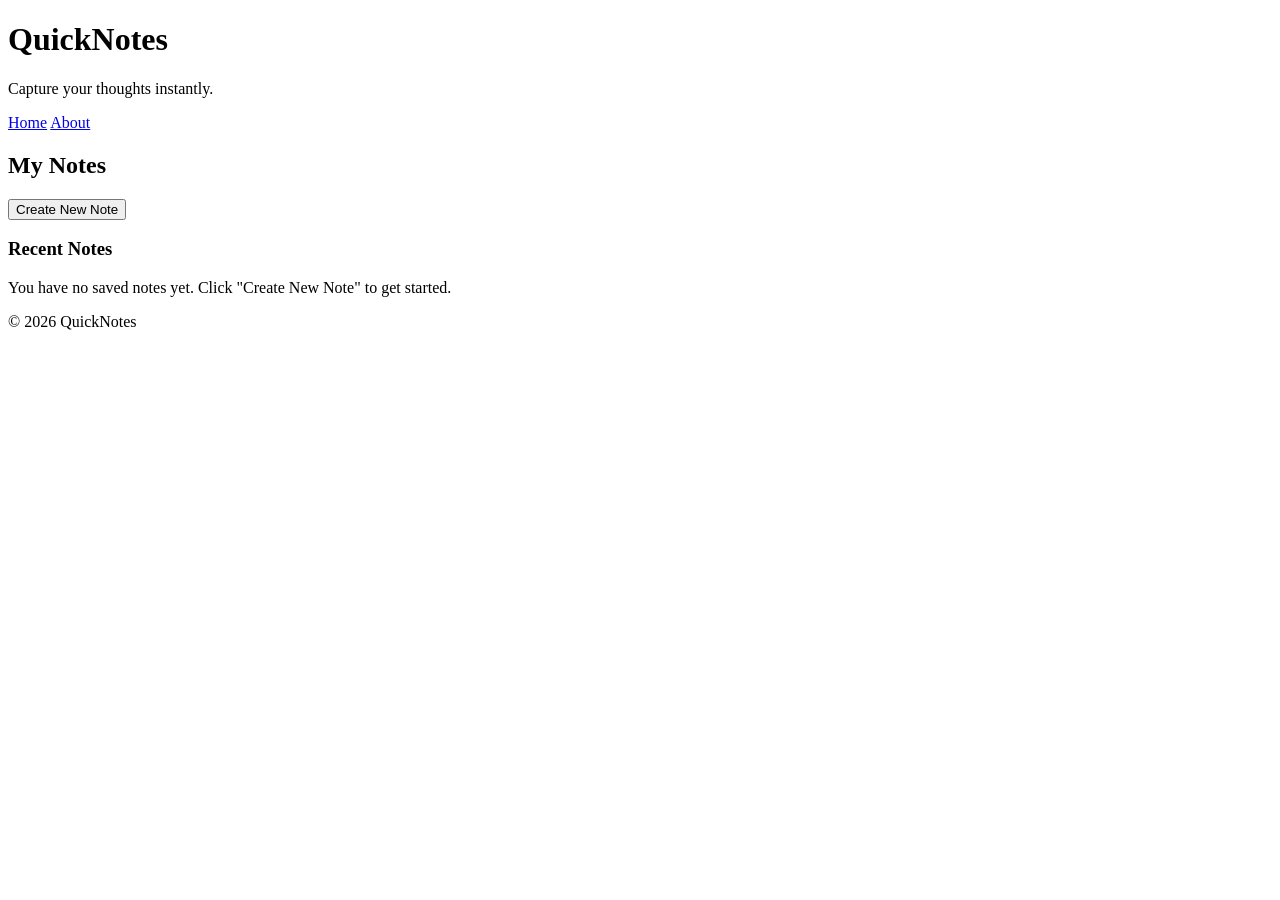
<file: day1/index.html>
<!DOCTYPE html>
<html lang="en">
<head>
    <meta charset="UTF-8">
    <meta name="viewport" content="width=device-width, initial-scale=1.0">
    <title>QuickNotes - Home</title>
</head>
<body>
    <header>
        <h1>QuickNotes</h1>
        <p>Capture your thoughts instantly.</p>
        <nav>
            <a href="index.html">Home</a>
            <a href="about.html">About</a>
        </nav>
    </header>

    <main>
        <h2>My Notes</h2>
        
        <!-- Changed from <section> to <div> to clear the validator warning -->
        <div>
            <button type="button">Create New Note</button>
        </div>
        
        <section>
            <h3>Recent Notes</h3>
            <p>You have no saved notes yet. Click "Create New Note" to get started.</p>
        </section>
    </main>

    <footer>
        <p>&copy; 2026 QuickNotes</p>
    </footer>
</body>
</html>
</file>
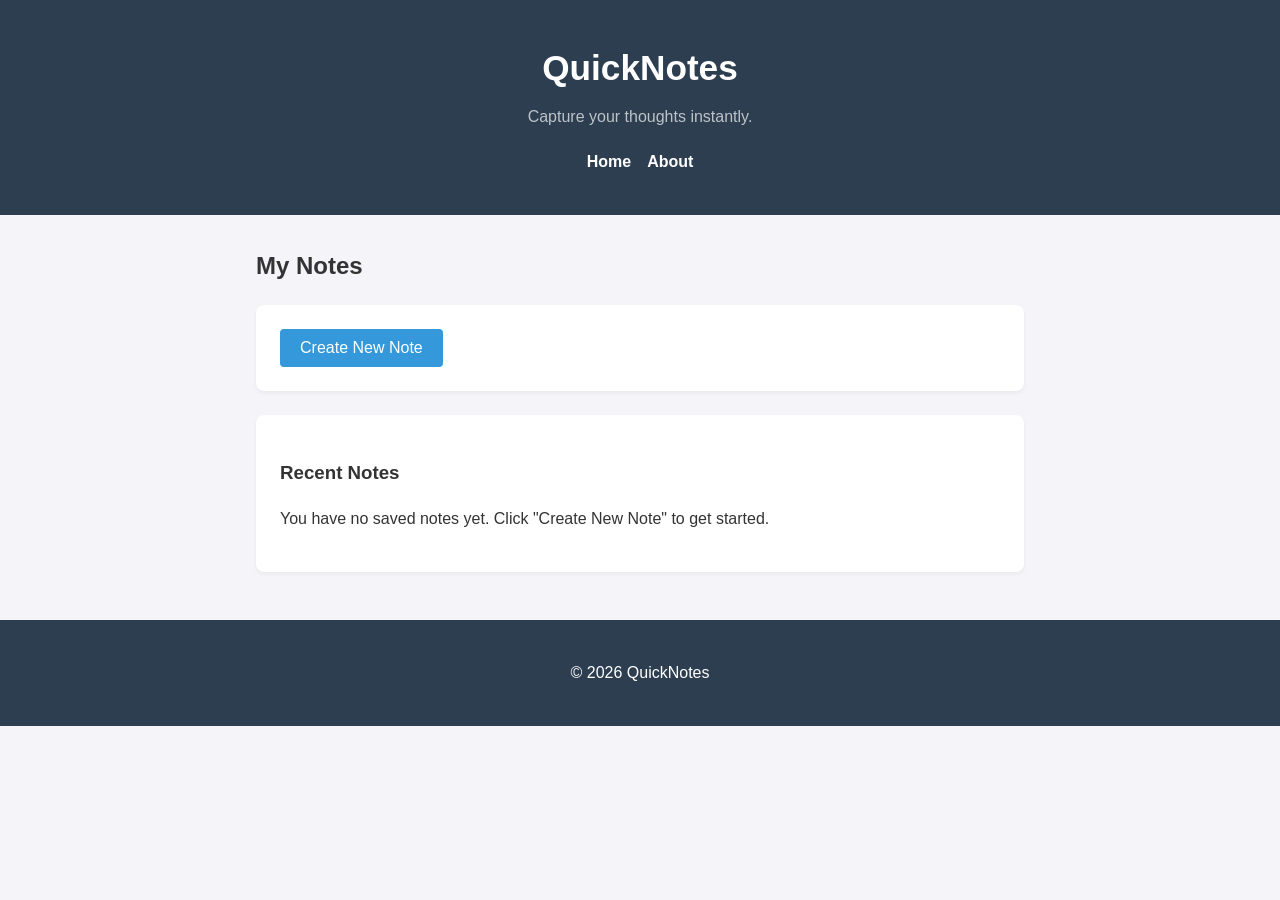
<file: day2/index.html>
<!DOCTYPE html>
<html lang="en">
<head>
    <meta charset="UTF-8">
    <meta name="viewport" content="width=device-width, initial-scale=1.0">
    <title>QuickNotes - Home</title>
    <link rel="stylesheet" href="style.css">
</head>
<body>
    <header>
        <h1>QuickNotes</h1>
        <p>Capture your thoughts instantly.</p>
        <nav>
            <a href="index.html">Home</a>
            <a href="about.html">About</a>
        </nav>
    </header>

    <main>
        <h2>My Notes</h2>
        <div>
            <button type="button">Create New Note</button>
        </div>
        
        <section>
            <h3>Recent Notes</h3>
            <p>You have no saved notes yet. Click "Create New Note" to get started.</p>
        </section>
    </main>

    <footer>
        <p>&copy; 2026 QuickNotes</p>
    </footer>
</body>
</html>
</file>
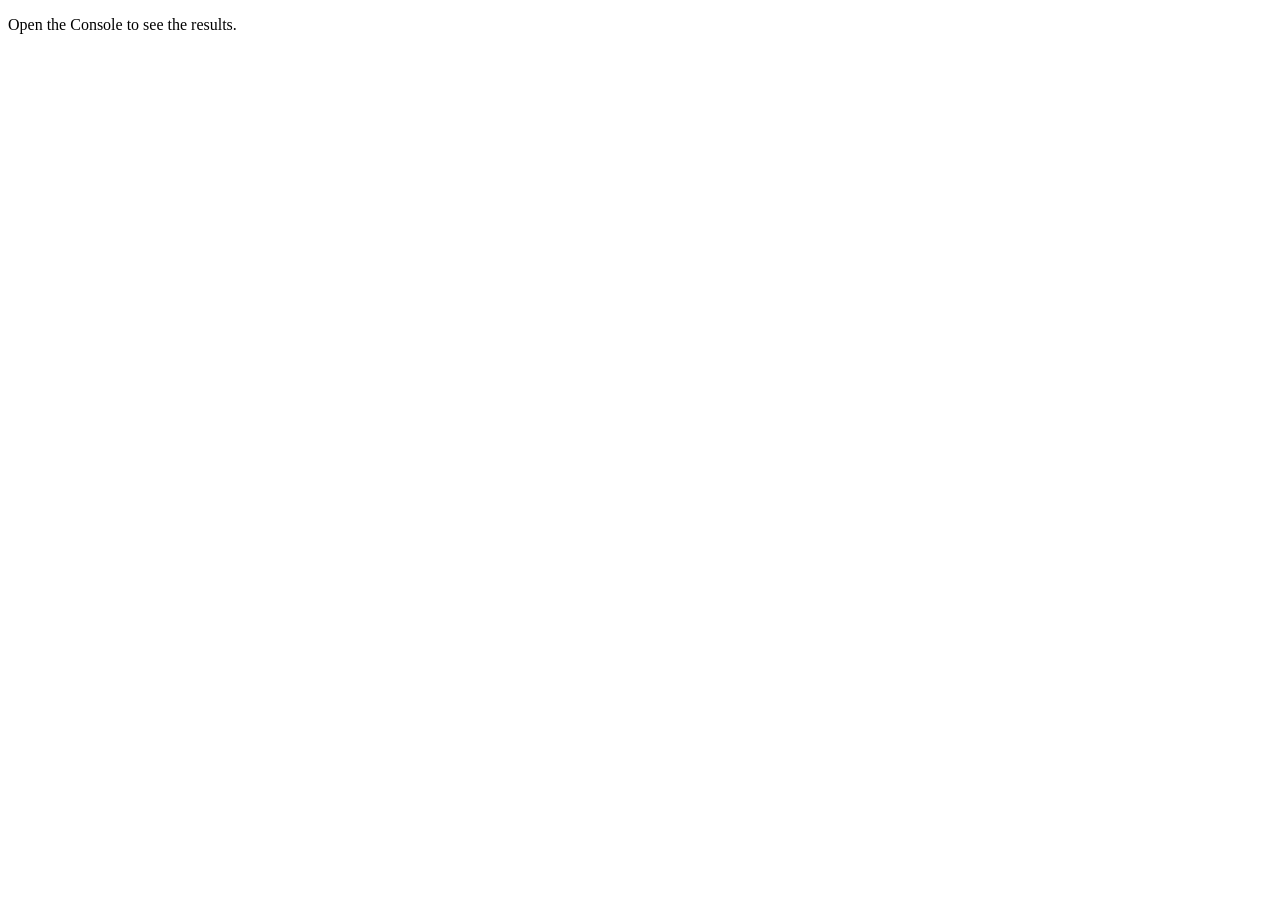
<file: day3/index.html>
<!DOCTYPE html>
<html lang="en">
<head>
    <meta charset="UTF-8">
    <meta name="viewport" content="width=device-width, initial-scale=1.0">
    <title>Notes Toolkit</title>
    <!-- Loads the JavaScript file and waits for the HTML to parse before executing -->
    <script src="script.js" defer></script>
</head>
<body>
    <p>Open the Console to see the results.</p>
</body>
</html>
</file>
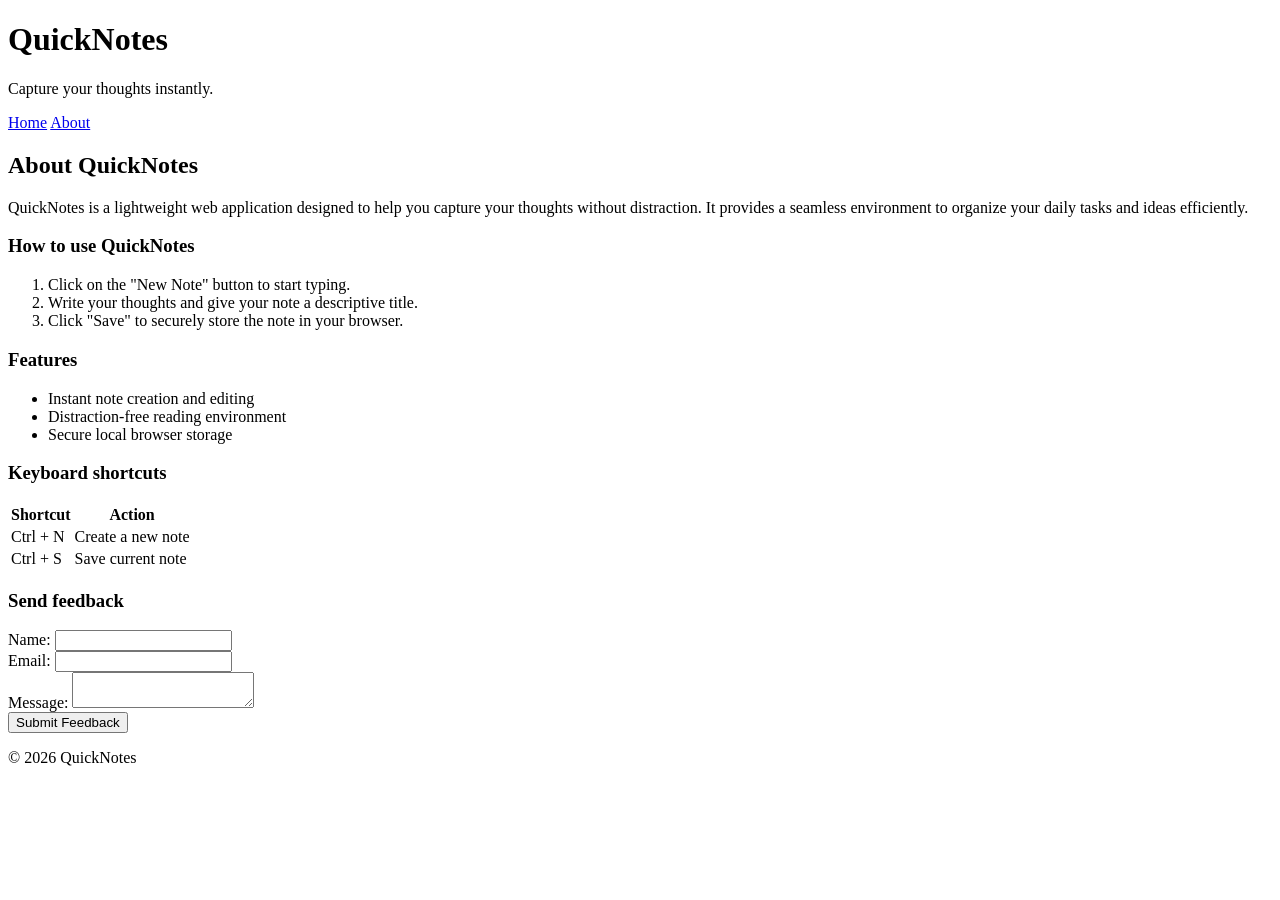
<file: day1/about.html>
<!DOCTYPE html>
<html lang="en">
<head>
    <meta charset="UTF-8">
    <meta name="viewport" content="width=device-width, initial-scale=1.0">
    <title>About QuickNotes</title>
</head>
<body>
    <!-- Must exactly match the header/nav from index.html -->
    <header>
        <h1>QuickNotes</h1>
        <p>Capture your thoughts instantly.</p>
        <nav>
            <a href="index.html">Home</a>
            <a href="about.html">About</a>
        </nav>
    </header>

    <main>
        <h2>About QuickNotes</h2>
        <p>QuickNotes is a lightweight web application designed to help you capture your thoughts without distraction. It provides a seamless environment to organize your daily tasks and ideas efficiently.</p>

        <section>
            <h3>How to use QuickNotes</h3>
            <ol>
                <li>Click on the "New Note" button to start typing.</li>
                <li>Write your thoughts and give your note a descriptive title.</li>
                <li>Click "Save" to securely store the note in your browser.</li>
            </ol>
        </section>

        <section>
            <h3>Features</h3>
            <ul>
                <li>Instant note creation and editing</li>
                <li>Distraction-free reading environment</li>
                <li>Secure local browser storage</li>
            </ul>
        </section>

        <section>
            <h3>Keyboard shortcuts</h3>
            <table>
                <thead>
                    <tr>
                        <th>Shortcut</th>
                        <th>Action</th>
                    </tr>
                </thead>
                <tbody>
                    <tr>
                        <td>Ctrl + N</td>
                        <td>Create a new note</td>
                    </tr>
                    <tr>
                        <td>Ctrl + S</td>
                        <td>Save current note</td>
                    </tr>
                </tbody>
            </table>
        </section>

        <section>
            <h3>Send feedback</h3>
            <!-- Note how every 'for' attribute matches the corresponding input's 'id' exactly -->
            <form action="#" method="POST">
                <div>
                    <label for="userName">Name:</label>
                    <input type="text" id="userName" name="userName" required>
                </div>
                
                <div>
                    <label for="userEmail">Email:</label>
                    <input type="email" id="userEmail" name="userEmail" required>
                </div>
                
                <div>
                    <label for="userMessage">Message:</label>
                    <textarea id="userMessage" name="userMessage" required></textarea>
                </div>
                
                <button type="submit">Submit Feedback</button>
            </form>
        </section>
    </main>

    <footer>
        <p>&copy; 2026 QuickNotes</p>
    </footer>
</body>
</html>
</file>
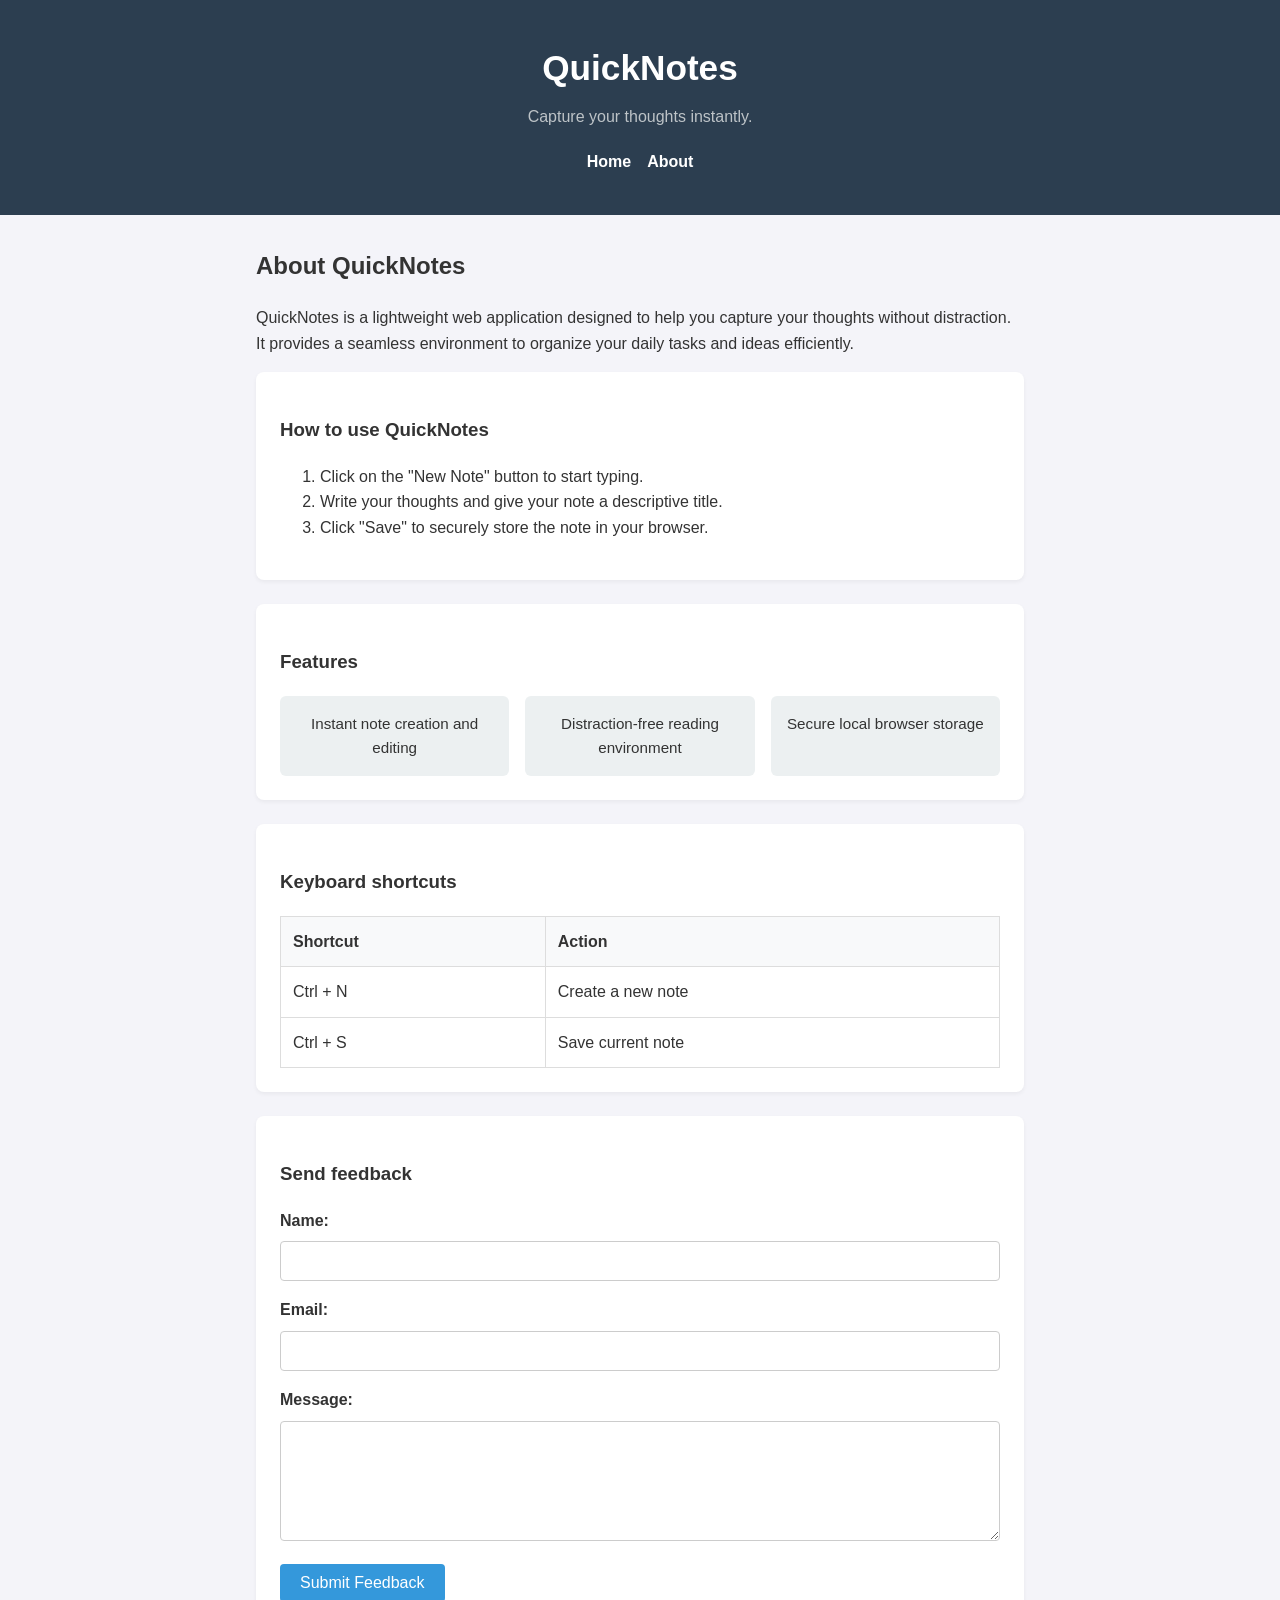
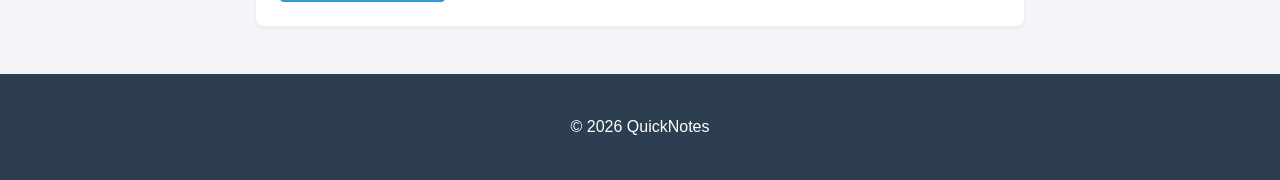
<file: day2/about.html>
<!DOCTYPE html>
<html lang="en">
<head>
    <meta charset="UTF-8">
    <meta name="viewport" content="width=device-width, initial-scale=1.0">
    <title>About QuickNotes</title>
    <link rel="stylesheet" href="style.css">
</head>
<body>
    <header>
        <h1>QuickNotes</h1>
        <p>Capture your thoughts instantly.</p>
        <nav>
            <a href="index.html">Home</a>
            <a href="about.html">About</a>
        </nav>
    </header>

    <main>
        <h2>About QuickNotes</h2>
        <p>QuickNotes is a lightweight web application designed to help you capture your thoughts without distraction. It provides a seamless environment to organize your daily tasks and ideas efficiently.</p>

        <section>
            <h3>How to use QuickNotes</h3>
            <ol>
                <li>Click on the "New Note" button to start typing.</li>
                <li>Write your thoughts and give your note a descriptive title.</li>
                <li>Click "Save" to securely store the note in your browser.</li>
            </ol>
        </section>

        <section>
            <h3>Features</h3>
            <ul class="features">
                <li>Instant note creation and editing</li>
                <li>Distraction-free reading environment</li>
                <li>Secure local browser storage</li>
            </ul>
        </section>

        <section>
            <h3>Keyboard shortcuts</h3>
            <table>
                <thead>
                    <tr>
                        <th>Shortcut</th>
                        <th>Action</th>
                    </tr>
                </thead>
                <tbody>
                    <tr>
                        <td>Ctrl + N</td>
                        <td>Create a new note</td>
                    </tr>
                    <tr>
                        <td>Ctrl + S</td>
                        <td>Save current note</td>
                    </tr>
                </tbody>
            </table>
        </section>

        <section>
            <h3>Send feedback</h3>
            <form action="#" method="POST">
                <div>
                    <label for="userName">Name:</label>
                    <input type="text" id="userName" name="userName" required>
                </div>
                
                <div>
                    <label for="userEmail">Email:</label>
                    <input type="email" id="userEmail" name="userEmail" required>
                </div>
                
                <div>
                    <label for="userMessage">Message:</label>
                    <textarea id="userMessage" name="userMessage" required></textarea>
                </div>
                
                <button type="submit">Submit Feedback</button>
            </form>
        </section>
    </main>

    <footer>
        <p>&copy; 2026 QuickNotes</p>
    </footer>
</body>
</html>
</file>
<file: day2/style.css>
/* Box-sizing reset */
*, *::before, *::after {
    box-sizing: border-box;
}

/* Base Body Styles */
body {
    font-family: Arial, sans-serif;
    margin: 0;
    padding: 0;
    background-color: #f4f4f9;
    color: #333;
    line-height: 1.6;
}

/* Header Styles */
header {
    background-color: #2c3e50;
    color: white;
    text-align: center;
    padding: 2.5rem 1rem;
}

header h1 {
    margin: 0 0 0.5rem 0;
    font-size: 2.2rem;
}

header p {
    margin: 0;
    color: #bdc3c7;
}

/* Navigation Layout with Flexbox */
nav {
    display: flex;
    justify-content: center;
    gap: 16px;
    margin-top: 1.2rem;
}

nav a {
    color: white;
    text-decoration: none;
    font-weight: bold;
    transition: color 0.3s ease;
}

nav a:hover {
    color: #3498db;
}

/* Centered Main Layout with Max Width & Card Looks */
main {
    max-width: 800px;
    margin: 2rem auto;
    padding: 0 1rem;
}

section, main > div {
    background: white;
    padding: 1.5rem;
    margin-bottom: 1.5rem;
    border-radius: 8px;
    box-shadow: 0 2px 4px rgba(0, 0, 0, 0.05);
}

/* Features List as CSS Grid Responsive Cards */
.features {
    display: grid;
    grid-template-columns: repeat(auto-fit, minmax(180px, 1fr));
    gap: 1rem;
    list-style: none;
    padding: 0;
    margin: 0;
}

.features li {
    background: #ecf0f1;
    padding: 1rem;
    border-radius: 6px;
    text-align: center;
    font-size: 0.95rem;
}

/* Table Styles */
table {
    width: 100%;
    border-collapse: collapse;
    margin-top: 1rem;
}

th, td {
    border: 1px solid #ddd;
    padding: 12px;
    text-align: left;
}

th {
    background-color: #f8f9fa;
}

/* Feedback Form Styles */
form div {
    margin-bottom: 1rem;
}

label {
    display: block;
    margin-bottom: 0.5rem;
    font-weight: bold;
}

input[type="text"],
input[type="email"],
textarea {
    width: 100%;
    padding: 10px;
    border: 1px solid #ccc;
    border-radius: 4px;
    font-size: 1rem;
}

textarea {
    resize: vertical;
    height: 120px;
}

/* Button Styles & Transitions */
button {
    background-color: #3498db;
    color: white;
    border: none;
    padding: 10px 20px;
    border-radius: 4px;
    cursor: pointer;
    font-size: 1rem;
    transition: background-color 0.3s ease, transform 0.2s ease;
}

button:hover {
    background-color: #2980b9;
    transform: translateY(-2px);
}

/* Footer Styles */
footer {
    text-align: center;
    padding: 1.5rem;
    background-color: #2c3e50;
    color: white;
    margin-top: 3rem;
}

/* Responsive Media Query for Small Screens */
@media (max-width: 600px) {
    header {
        padding: 1.5rem 1rem;
    }

    header h1 {
        font-size: 1.6rem;
    }

    nav {
        gap: 12px;
    }

    main {
        margin: 1rem 0.5rem;
        padding: 0;
    }
}
</file>
